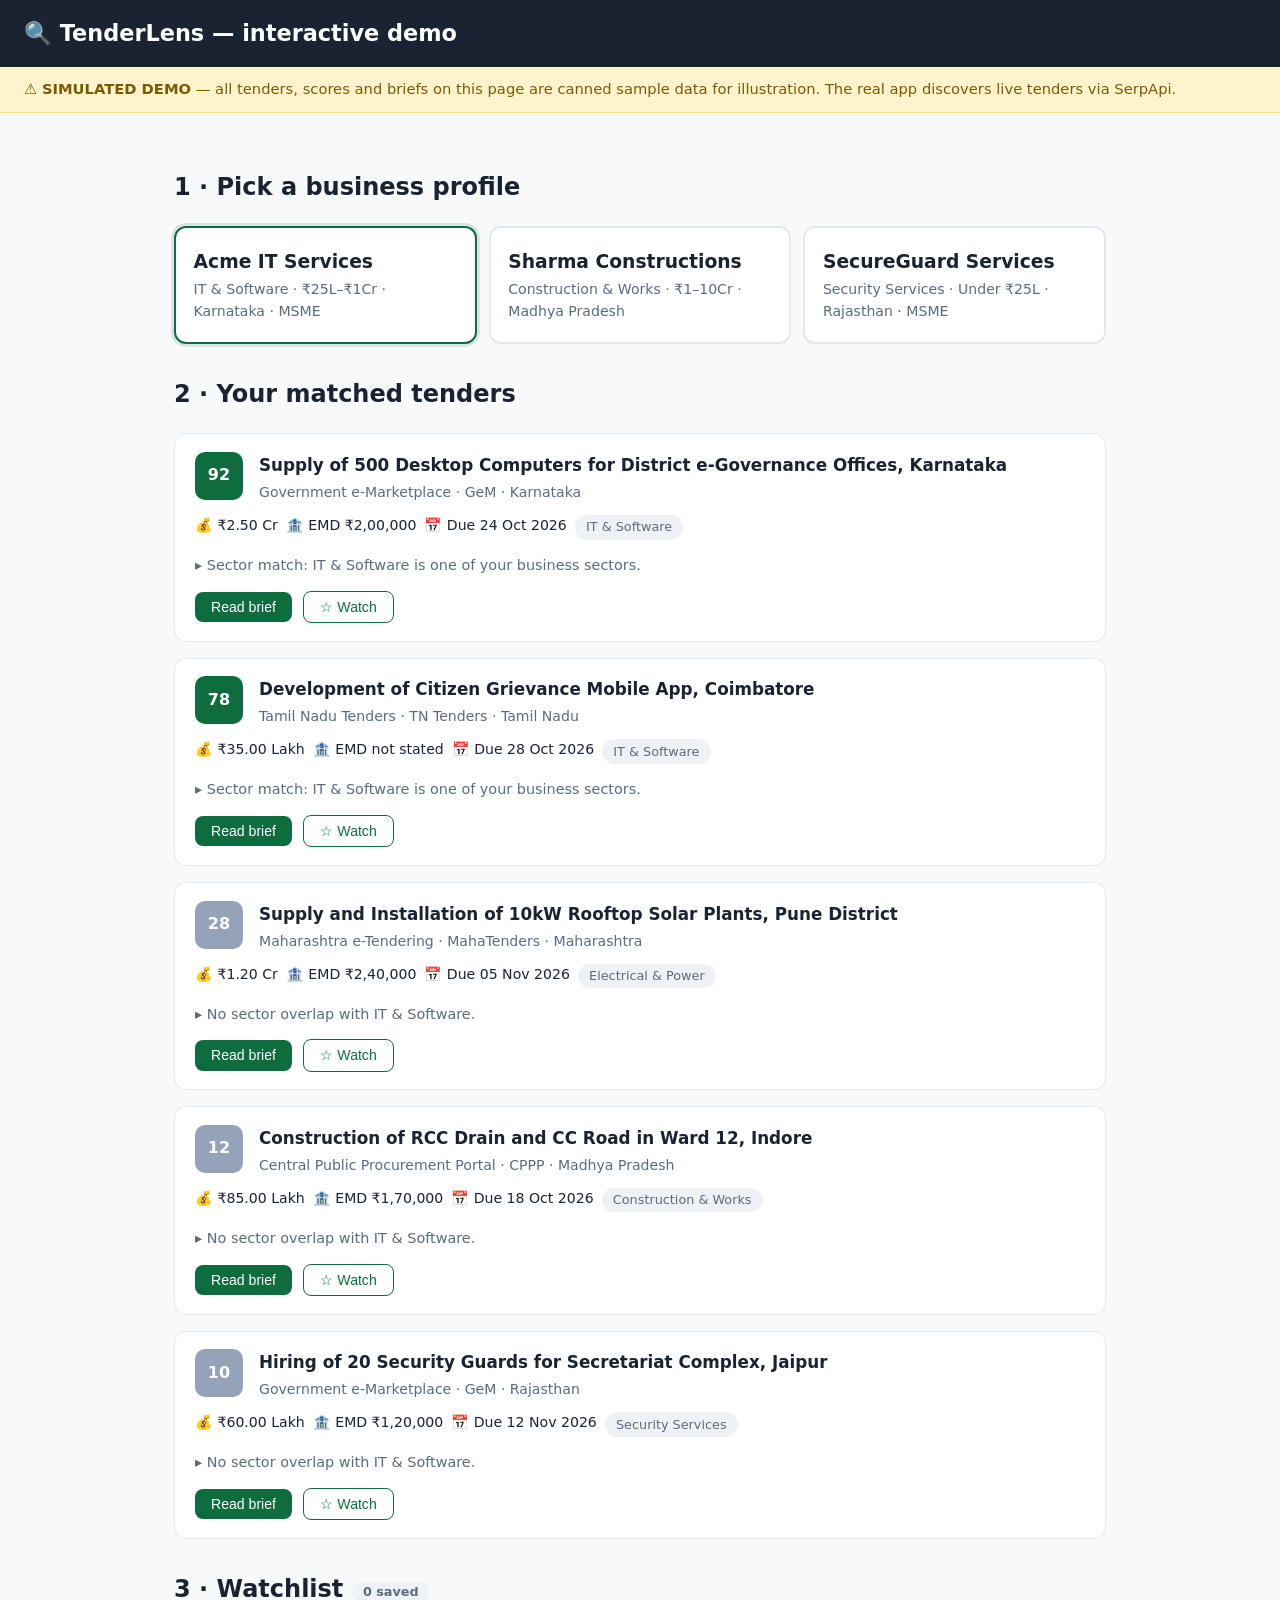
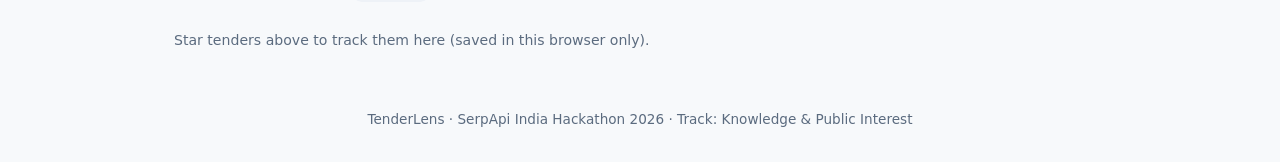
<file: demo/index.html>
<!DOCTYPE html>
<html lang="en">
<head>
<meta charset="utf-8">
<meta name="viewport" content="width=device-width, initial-scale=1">
<title>TenderLens — Interactive Demo (simulated data)</title>
<style>
  :root { --ink:#1a2332; --muted:#5b6b7f; --accent:#0f6c3f; --accent2:#e8730c;
          --bg:#f7f9fb; --card:#fff; --line:#e2e8f0; }
  * { box-sizing:border-box; }
  body { margin:0; font-family:system-ui,-apple-system,"Segoe UI",sans-serif;
         color:var(--ink); background:var(--bg); line-height:1.55; }
  header { background:var(--ink); color:#fff; padding:1rem 1.5rem; }
  header h1 { margin:0; font-size:1.4rem; }
  .sim { background:#fff3cd; color:#7a5b00; padding:.7rem 1.5rem; font-size:.92rem;
         border-bottom:1px solid #ffe08a; }
  main { max-width:980px; margin:0 auto; padding:1.5rem; }
  h2 { margin-top:2rem; }
  .profiles { display:grid; gap:.75rem; grid-template-columns:repeat(auto-fit,minmax(240px,1fr)); }
  .profile-card { background:var(--card); border:2px solid var(--line); border-radius:12px;
                  padding:1rem 1.1rem; cursor:pointer; }
  .profile-card.active { border-color:var(--accent); box-shadow:0 0 0 3px #0f6c3f22; }
  .profile-card h3 { margin:.2rem 0; }
  .profile-card p { margin:.2rem 0; color:var(--muted); font-size:.88rem; }
  .cards { display:grid; gap:1rem; margin-top:1rem; }
  .card { background:var(--card); border:1px solid var(--line); border-radius:12px; padding:1.1rem 1.25rem; }
  .card-head { display:flex; gap:1rem; align-items:flex-start; }
  .score { min-width:3rem; height:3rem; border-radius:10px; display:flex; align-items:center;
           justify-content:center; font-weight:800; color:#fff; }
  .hi{background:var(--accent);} .mid{background:var(--accent2);} .lo{background:#94a3b8;}
  .card h3 { margin:0 0 .25rem; font-size:1.05rem; }
  .meta { color:var(--muted); font-size:.88rem; margin:.1rem 0; }
  .facts { display:flex; flex-wrap:wrap; gap:.5rem; margin:.6rem 0; font-size:.88rem; }
  .tag { background:#eef2f7; border-radius:20px; padding:.15rem .7rem; font-size:.8rem; color:var(--muted); }
  .btn { background:var(--accent); color:#fff; border:none; padding:.45rem 1rem; border-radius:8px;
         cursor:pointer; font-size:.88rem; margin-right:.4rem; }
  .btn.ghost { background:#fff; color:var(--accent); border:1px solid var(--accent); }
  .reasons { font-size:.9rem; color:var(--muted); }
  #briefModal { display:none; position:fixed; inset:0; background:#0009; z-index:10; }
  #briefBox { background:#fff; max-width:640px; margin:6vh auto; padding:1.5rem 1.75rem;
              border-radius:14px; max-height:84vh; overflow:auto; white-space:pre-wrap; }
  #briefBox h3 { margin-top:0; }
  .close { float:right; }
  footer { text-align:center; color:var(--muted); font-size:.85rem; padding:2rem; }
  .watch-sec { margin-top:1rem; }
</style>
</head>
<body>
<header><h1>🔍 TenderLens — interactive demo</h1></header>
<div class="sim">⚠️ <strong>SIMULATED DEMO</strong> — all tenders, scores and briefs on this page are
canned sample data for illustration. The real app discovers live tenders via SerpApi.</div>

<main>
  <h2>1 · Pick a business profile</h2>
  <div class="profiles" id="profiles"></div>

  <h2>2 · Your matched tenders</h2>
  <div class="cards" id="tenders"></div>

  <h2>3 · Watchlist <span class="tag" id="watchCount">0 saved</span></h2>
  <div class="cards watch-sec" id="watchlist"><p class="meta">Star tenders above to track them here (saved in this browser only).</p></div>
</main>

<div id="briefModal"><div id="briefBox">
  <button class="btn ghost close" onclick="closeBrief()">Close ✕</button>
  <h3 id="briefTitle"></h3>
  <div id="briefBody"></div>
</div></div>

<footer>TenderLens · SerpApi India Hackathon 2026 · Track: Knowledge &amp; Public Interest</footer>

<script>
const PROFILES = [
  { id:"it", name:"Acme IT Services", desc:"IT & Software · ₹25L–₹1Cr · Karnataka · MSME",
    sectors:["IT & Software"], turnover:"₹25 Lakh – ₹1 Cr", locations:["Karnataka"],
    certs:["MSME"], keywords:["laptop"] },
  { id:"build", name:"Sharma Constructions", desc:"Construction & Works · ₹1–10Cr · Madhya Pradesh",
    sectors:["Construction & Works"], turnover:"₹1 Cr – ₹10 Cr", locations:["Madhya Pradesh"],
    certs:[], keywords:["road"] },
  { id:"secure", name:"SecureGuard Services", desc:"Security Services · Under ₹25L · Rajasthan · MSME",
    sectors:["Security Services"], turnover:"Under ₹25 Lakh", locations:["Rajasthan"],
    certs:["MSME"], keywords:["guard"] },
];

/* Simulated tender records: shape mirrors the real app's JSON API. */
const TENDERS = [
  { id:"T001", title:"Supply of 500 Desktop Computers for District e-Governance Offices, Karnataka",
    authority:"Government e-Marketplace", portal:"GeM", location:"Karnataka", category:"IT & Software",
    value:"₹2.50 Cr", emd:"₹2,00,000", due:"24 Oct 2026", days:17,
    why:{ it:["Sector match: IT & Software is one of your business sectors.",
              "Location match: Karnataka is in your service area.",
              "Certification edge: tender mentions MSME-friendly terms.",
              "Good timing: 17 days left to prepare a bid."],
          build:["Value note: estimated ₹2,50,00,000 may exceed your capacity."],
          secure:["Keyword note: no direct sector overlap with Security Services."] },
    brief:"Supply of 500 desktop computers (i5, 16GB RAM) for district e-Governance offices across Karnataka.\n\nKey facts:\n• Estimated value: ₹2.50 Cr  • EMD: ₹2,00,000\n• Bid due: 24 Oct 2026 (17 days left)\n• MSE/Startup exemption applicable\n\nWhy it matters: bulk hardware orders like this are bread-and-butter for regional IT suppliers, and the MSME exemption lowers your entry cost.\n\nBid-readiness checklist:\n1. Confirm technical specs against your OEM authorisations\n2. Arrange the EMD instrument (DD / bank guarantee)\n3. Check delivery schedule across districts\n4. Verify warranty/support clauses before quoting" },
  { id:"T002", title:"Construction of RCC Drain and CC Road in Ward 12, Indore",
    authority:"Central Public Procurement Portal", portal:"CPPP", location:"Madhya Pradesh",
    category:"Construction & Works", value:"₹85.00 Lakh", emd:"₹1,70,000", due:"18 Oct 2026", days:11,
    why:{ build:["Sector match: Construction & Works is one of your business sectors.",
                 "Location match: Madhya Pradesh is in your service area.",
                 "Value fit: suits your turnover band.",
                 "Good timing: 11 days left to prepare a bid."],
          it:["No sector overlap with IT & Software."],
          secure:["No sector overlap with Security Services."] },
    brief:"Civil works: RCC drain and cement-concrete road in Ward 12, Indore (Madhya Pradesh).\n\nKey facts:\n• Estimated cost: ₹85 Lakh  • EMD: ₹1,70,000\n• Last date: 18 Oct 2026 (11 days left)\n\nWhy it matters: municipal ward-level works are ideal ticket sizes for mid-size regional contractors.\n\nBid-readiness checklist:\n1. Check contractor registration class required\n2. Review BOQ for material rate assumptions\n3. Arrange EMD and tender fees\n4. Visit the site before quoting" },
  { id:"T003", title:"Hiring of 20 Security Guards for Secretariat Complex, Jaipur",
    authority:"Government e-Marketplace", portal:"GeM", location:"Rajasthan",
    category:"Security Services", value:"₹60.00 Lakh", emd:"₹1,20,000", due:"12 Nov 2026", days:36,
    why:{ secure:["Sector match: Security Services is one of your business sectors.",
                  "Location match: Rajasthan is in your service area.",
                  "Certification edge: MSME bidders exempt from EMD.",
                  "Comfortable timeline: 36 days left to bid."],
          it:["No sector overlap with IT & Software."],
          build:["No sector overlap with Construction & Works."] },
    brief:"One-year contract for 20 security guards at the Secretariat Complex, Jaipur.\n\nKey facts:\n• Estimated value: ₹60 Lakh  • EMD: ₹1,20,000 (MSME exempt)\n• Bid due: 12 Nov 2026 (36 days left)\n\nWhy it matters: annual manpower contracts give predictable revenue; the MSME EMD exemption is a direct cost saving for you.\n\nBid-readiness checklist:\n1. Confirm PSARA licence validity for Rajasthan\n2. Check minimum wage + ESI/PF compliance costing\n3. Prepare guard deployment roster format\n4. Claim the MSME EMD exemption in your bid" },
  { id:"T004", title:"Development of Citizen Grievance Mobile App, Coimbatore",
    authority:"Tamil Nadu Tenders", portal:"TN Tenders", location:"Tamil Nadu",
    category:"IT & Software", value:"₹35.00 Lakh", emd:"not stated", due:"28 Oct 2026", days:21,
    why:{ it:["Sector match: IT & Software is one of your business sectors.",
              "Value fit: suits your turnover band.",
              "Comfortable timeline: 21 days left to bid."],
          build:["No sector overlap with Construction & Works."],
          secure:["No sector overlap with Security Services."] },
    brief:"Android/iOS citizen grievance redressal app with admin dashboard for Coimbatore City Municipal Corporation.\n\nKey facts:\n• Project cost: ~₹35 Lakh  • EMD: Startup-India recognised bidders may claim exemption\n• Last date: 28 Oct 2026 (21 days left)\n\nWhy it matters: civic-tech app builds are portfolio gold and this ticket size fits small studios.\n\nBid-readiness checklist:\n1. Check Startup-India EMD exemption eligibility\n2. Review required integrations (SMS gateway, GIS)\n3. Plan maintenance/support period costing\n4. Prepare past-work credentials" },
  { id:"T005", title:"Supply and Installation of 10kW Rooftop Solar Plants, Pune District",
    authority:"Maharashtra e-Tendering", portal:"MahaTenders", location:"Maharashtra",
    category:"Electrical & Power", value:"₹1.20 Cr", emd:"₹2,40,000", due:"05 Nov 2026", days:29,
    why:{ it:["No sector overlap with IT & Software."],
          build:["Keyword note: civil mounting work sometimes bundled — check scope."],
          secure:["No sector overlap with Security Services."] },
    brief:"Supply + installation of 10kW rooftop solar plants at 15 primary schools in Pune district.\n\nKey facts:\n• Estimated cost: ₹1.20 Cr  • EMD: ₹2,40,000\n• Closing: 05 Nov 2026 (29 days left)\n\nWhy it matters: school solar rollouts repeat across districts — a win here becomes a template.\n\nBid-readiness checklist:\n1. Confirm MNRE channel-partner / empanelment requirement\n2. Check net-metering liaison responsibility\n3. Price 5-year O&M if bundled\n4. Arrange EMD instrument" },
];

const SCORE = { it:{T001:92,T004:78,T005:28,T002:12,T003:10},
                build:{T002:90,T005:35,T001:15,T003:12,T004:8},
                secure:{T003:93,T001:12,T002:10,T004:8,T005:8} };

let activeProfile = "it";
let watch = JSON.parse(localStorage.getItem("tenderlens_watch") || "[]");

function scoreClass(s){ return s>=60?"hi":s>=35?"mid":"lo"; }

function renderProfiles(){
  document.getElementById("profiles").innerHTML = PROFILES.map(p =>
    `<div class="profile-card ${p.id===activeProfile?"active":""}" onclick="setProfile('${p.id}')">
       <h3>${p.name}</h3><p>${p.desc}</p>
     </div>`).join("");
}

function renderTenders(){
  const ranked = [...TENDERS].sort((a,b)=>SCORE[activeProfile][b.id]-SCORE[activeProfile][a.id]);
  document.getElementById("tenders").innerHTML = ranked.map(t=>{
    const s = SCORE[activeProfile][t.id];
    const watched = watch.includes(t.id);
    return `<article class="card"><div class="card-head">
      <span class="score ${scoreClass(s)}">${s}</span>
      <div><h3>${t.title}</h3>
      <p class="meta">${t.authority} · ${t.portal} · ${t.location}</p></div></div>
      <div class="facts"><span>💰 ${t.value}</span><span>🏦 EMD ${t.emd}</span>
      <span>📅 Due ${t.due}</span><span class="tag">${t.category}</span></div>
      <p class="reasons">▸ ${t.why[activeProfile][0]}</p>
      <button class="btn" onclick='openBrief(${JSON.stringify(t.id)})'>Read brief</button>
      <button class="btn ghost" onclick="toggleWatch('${t.id}')">${watched?"★ Watched":"☆ Watch"}</button>
    </article>`;
  }).join("");
  renderWatch();
}

function renderWatch(){
  document.getElementById("watchCount").textContent = watch.length + " saved";
  const items = TENDERS.filter(t=>watch.includes(t.id));
  document.getElementById("watchlist").innerHTML = items.length ? items.map(t =>
    `<article class="card"><h3>${t.title}</h3>
     <p class="meta">Score ${SCORE[activeProfile][t.id]}/100 · due ${t.due}</p>
     <button class="btn ghost" onclick="toggleWatch('${t.id}')">Remove</button></article>`
  ).join("") : `<p class="meta">Star tenders above to track them here (saved in this browser only).</p>`;
}

function setProfile(id){ activeProfile = id; renderProfiles(); renderTenders(); }
function toggleWatch(id){
  watch = watch.includes(id) ? watch.filter(w=>w!==id) : [...watch, id];
  localStorage.setItem("tenderlens_watch", JSON.stringify(watch));
  renderTenders();
}
function openBrief(id){
  const t = TENDERS.find(x=>x.id===id);
  document.getElementById("briefTitle").textContent = t.title;
  document.getElementById("briefBody").textContent =
    "Tender brief (simulated sample)\n\n" + t.brief;
  document.getElementById("briefModal").style.display = "block";
}
function closeBrief(){ document.getElementById("briefModal").style.display = "none"; }

renderProfiles(); renderTenders();
</script>
</body>
</html>
</file>
